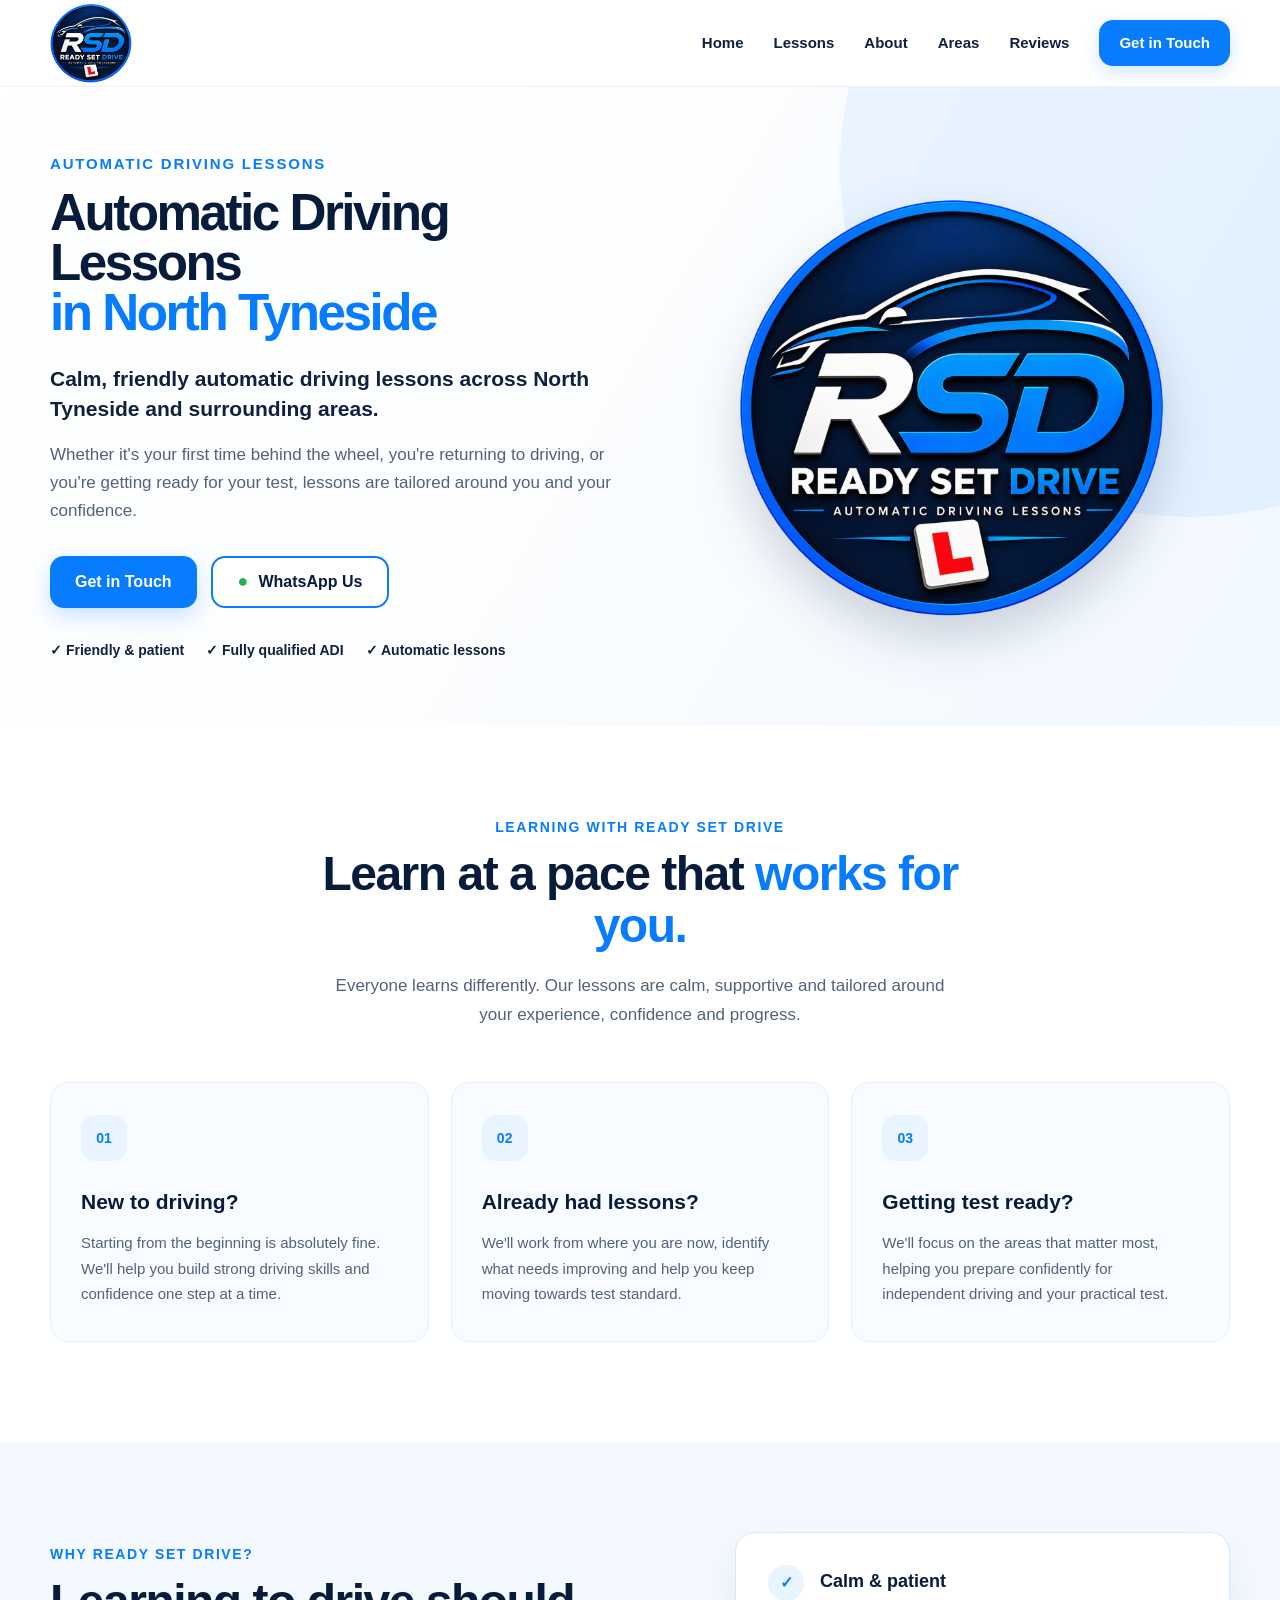
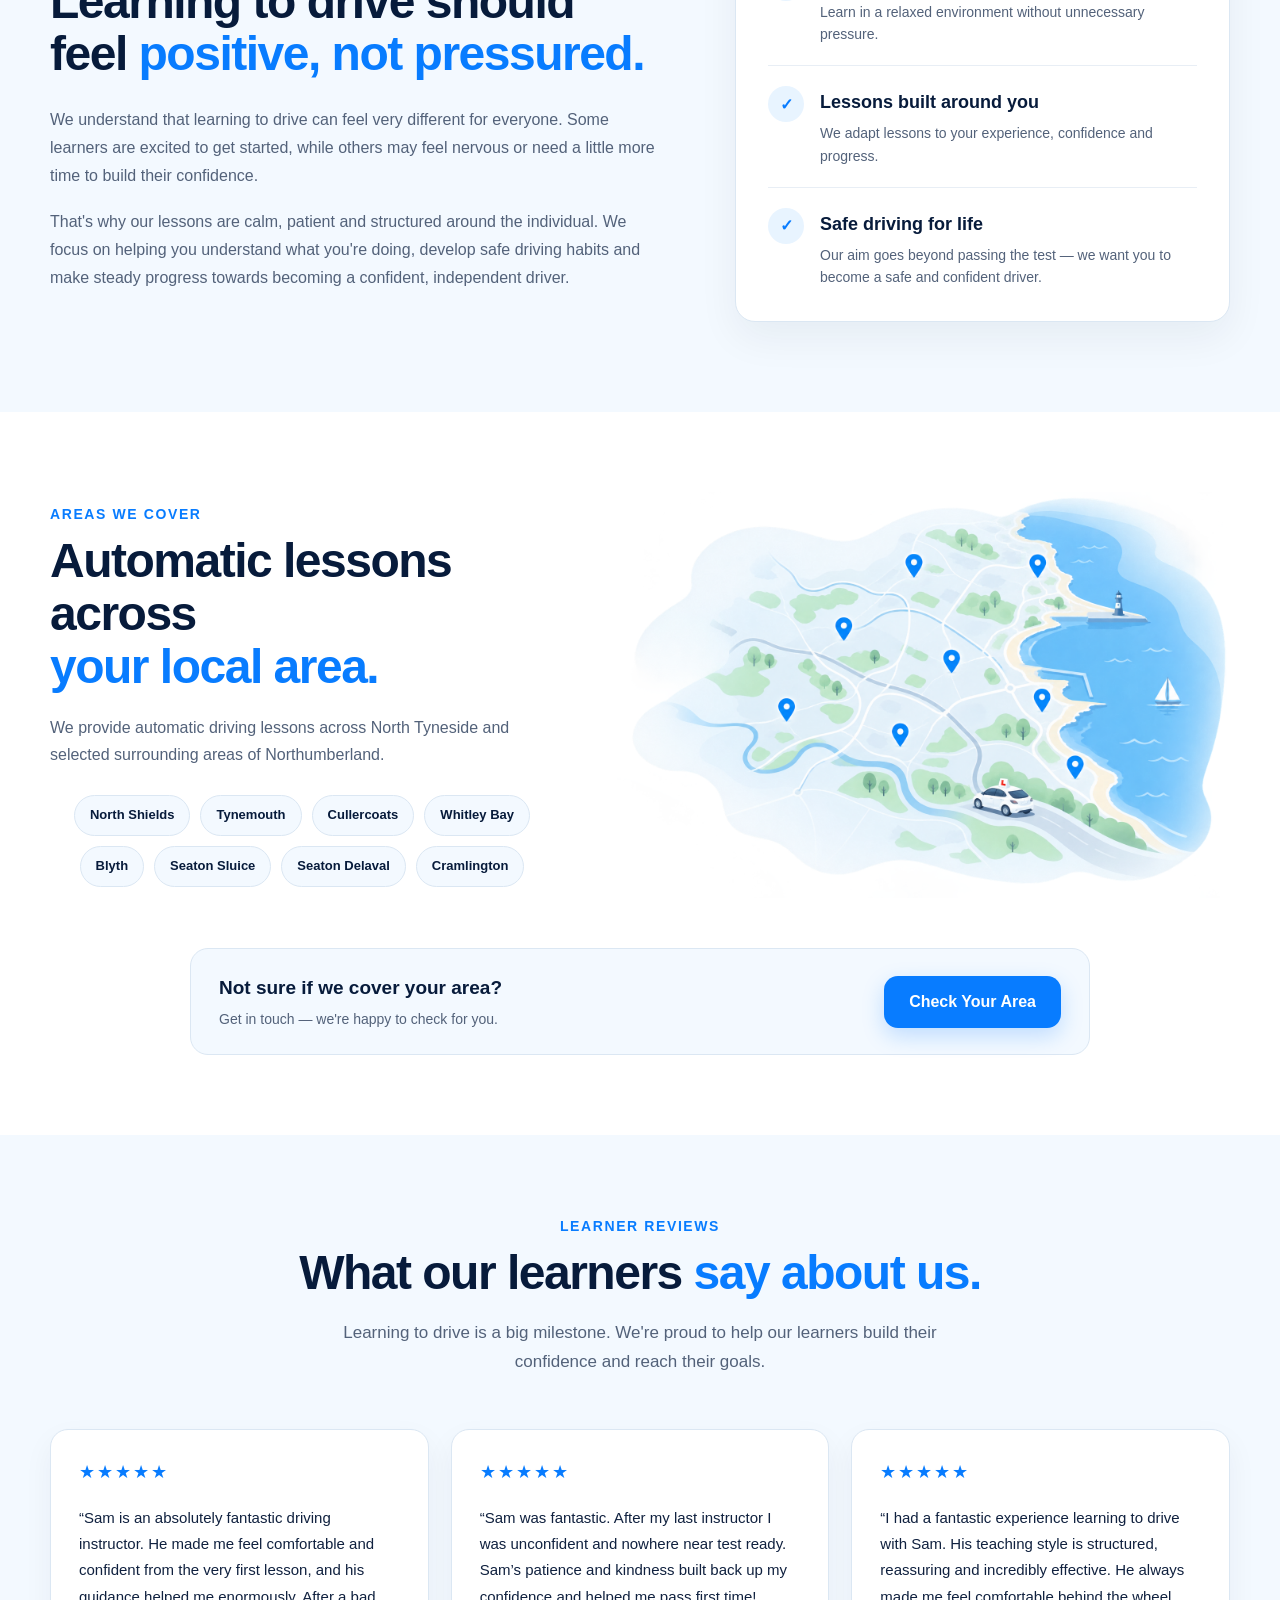
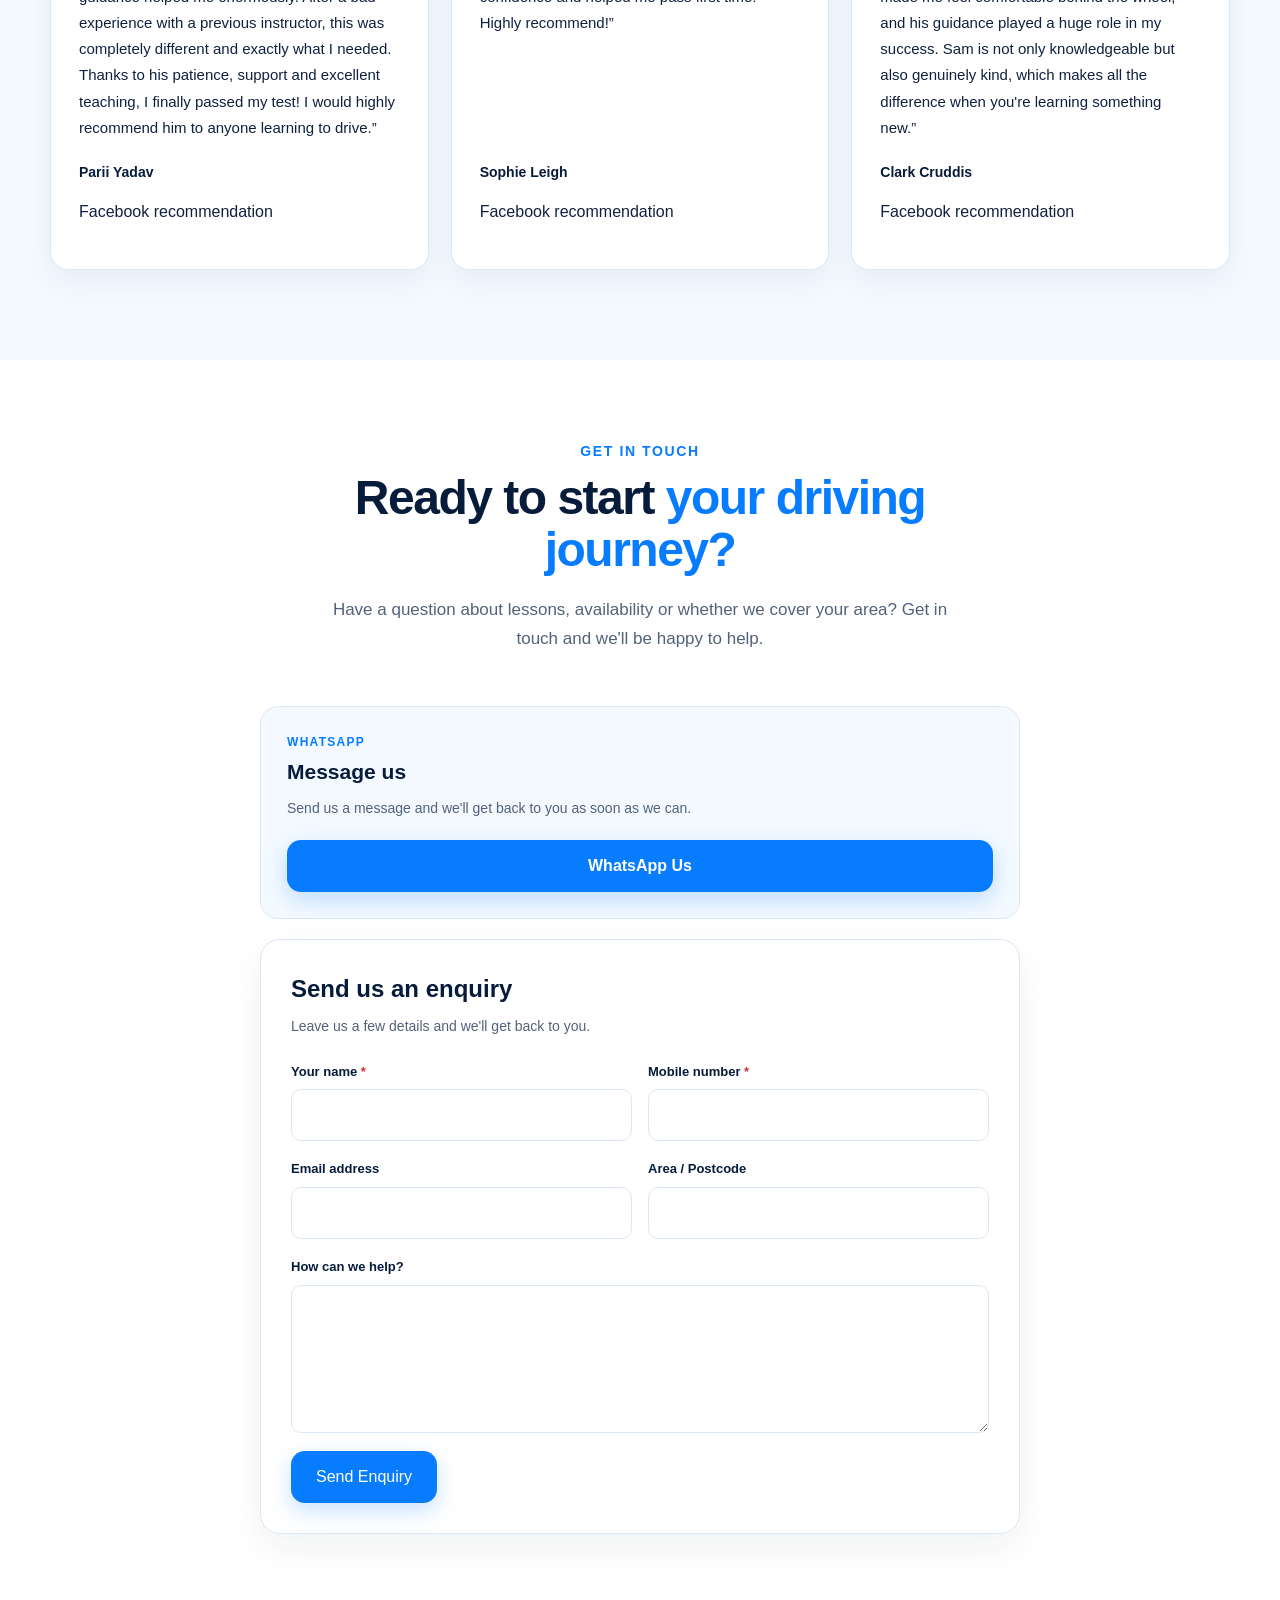
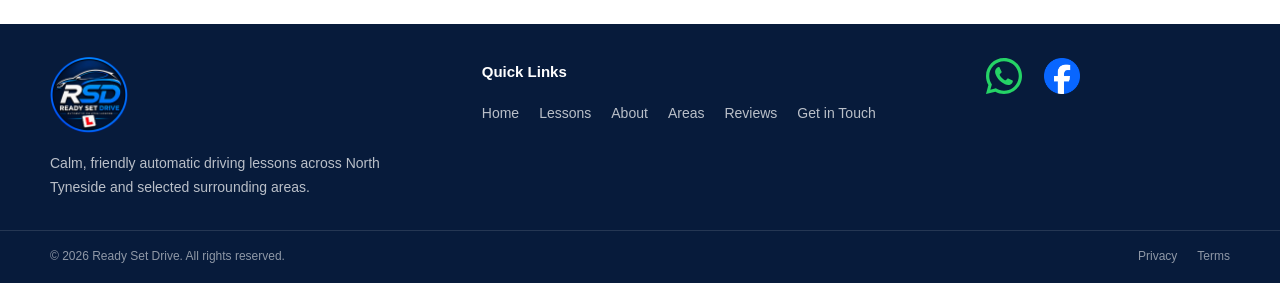
<file: index.html>
<!DOCTYPE html>
<html lang="en">
<head>
  <meta charset="UTF-8">
  <meta name="viewport" content="width=device-width, initial-scale=1.0">

  <title>Automatic Driving Lessons North Tyneside | Ready Set Drive</title>

  <meta
    name="description"
    content="Friendly, professional automatic driving lessons in North Tyneside, Whitley Bay, North Shields and surrounding areas. Beginners and nervous learners welcome."
  >
  <link rel="stylesheet" href="css/style.css">
</head>

<body>

  <!-- ========================================
       HEADER
  ========================================= -->
  <header class="site-header">
    <div class="container header-inner">

      <a href="#home" class="logo-link" aria-label="Ready Set Drive home">
        <img
          src="images/ReadySetDriveWebLogo.png"
          alt="Ready Set Drive"
          class="site-logo"
        >
      </a>

      <button
        class="mobile-menu-toggle"
        type="button"
        aria-label="Open navigation menu"
        aria-expanded="false"
        >
        <span></span>
        <span></span>
        <span></span>
      </button>

      <nav class="main-nav" aria-label="Main navigation">
        <a href="#home">Home</a>
        <a href="#lessons">Lessons</a>
        <a href="#about">About</a>
        <a href="#areas">Areas</a>
        <a href="#reviews">Reviews</a>
        <a href="#contact" class="nav-contact">Get in Touch</a>
      </nav>

    </div>
  </header>


  <!-- ========================================
       HERO
  ========================================= -->
  <main>

    <section id="home" class="hero">

      <div class="container hero-inner">

        <div class="hero-content">

            <p class="hero-eyebrow">
                Automatic Driving Lessons
            </p>

            <h1>
                Automatic Driving Lessons
                <span>in North Tyneside</span>
            </h1>

            <p class="hero-intro">
                Calm, friendly automatic driving lessons across
                North Tyneside and surrounding areas.
            </p>

            <p class="hero-description">
                Whether it's your first time behind the wheel, you're returning
                to driving, or you're getting ready for your test, lessons are
                tailored around you and your confidence.
            </p>

            <div class="hero-actions">

                <a href="#contact" class="btn btn-primary">
                Get in Touch
                </a>

                <a href="#contact" class="btn btn-whatsapp">
                <span class="whatsapp-icon">●</span>
                WhatsApp Us
                </a>

            </div>

            <div class="hero-features">
                <span>✓ Friendly &amp; patient</span>
                <span>✓ Fully qualified ADI</span>
                <span>✓ Automatic lessons</span>
            </div>

        </div>


        <div class="hero-visual" aria-hidden="true">

            <div class="logo-glow"></div>

            <!--
            <div class="road-swoosh road-swoosh-one"></div>
            <div class="road-swoosh road-swoosh-two"></div>
            -->

            <div class="hero-brand">
                <img
                src="images/ReadySetDriveWebLogo.png"
                alt=""
                >
            </div>

        </div>

      </div>

    </section>

    <!-- ========================================
            LEARNING WITH READY SET DRIVE
        ========================================= -->

        <section id="lessons" class="learning-section">

        <div class="container">

            <div class="section-heading">
            <p class="section-eyebrow">Learning with Ready Set Drive</p>

            <h2>
                Learn at a pace that
                <span>works for you.</span>
            </h2>

            <p>
                Everyone learns differently. Our lessons are calm, supportive
                and tailored around your experience, confidence and progress.
            </p>
            </div>


            <div class="learning-grid">

            <article class="learning-card">
                <div class="learning-icon">01</div>

                <h3>New to driving?</h3>

                <p>
                Starting from the beginning is absolutely fine. We'll help
                you build strong driving skills and confidence one step at
                a time.
                </p>
            </article>


            <article class="learning-card">
                <div class="learning-icon">02</div>

                <h3>Already had lessons?</h3>

                <p>
                We'll work from where you are now, identify what needs
                improving and help you keep moving towards test standard.
                </p>
            </article>


            <article class="learning-card">
                <div class="learning-icon">03</div>

                <h3>Getting test ready?</h3>

                <p>
                We'll focus on the areas that matter most, helping you
                prepare confidently for independent driving and your
                practical test.
                </p>
            </article>

            </div>

        </div>

    </section>

    <!-- ========================================
            ABOUT READY SET DRIVE
        ========================================= -->

        <section id="about" class="about-section">

        <div class="container about-inner">

            <div class="about-content">

            <p class="section-eyebrow">
                Why Ready Set Drive?
            </p>

            <h2>
                Learning to drive should feel
                <span>positive, not pressured.</span>
            </h2>

            <p>
                We understand that learning to drive can feel very different
                for everyone. Some learners are excited to get started, while
                others may feel nervous or need a little more time to build
                their confidence.
            </p>

            <p>
                That's why our lessons are calm, patient and structured around
                the individual. We focus on helping you understand what you're
                doing, develop safe driving habits and make steady progress
                towards becoming a confident, independent driver.
            </p>

            </div>


            <div class="about-highlights">

            <div class="about-highlight">
                <span class="highlight-mark">✓</span>

                <div>
                <h3>Calm &amp; patient</h3>
                <p>
                    Learn in a relaxed environment without unnecessary pressure.
                </p>
                </div>
            </div>


            <div class="about-highlight">
                <span class="highlight-mark">✓</span>

                <div>
                <h3>Lessons built around you</h3>
                <p>
                    We adapt lessons to your experience, confidence and progress.
                </p>
                </div>
            </div>


            <div class="about-highlight">
                <span class="highlight-mark">✓</span>

                <div>
                <h3>Safe driving for life</h3>
                <p>
                    Our aim goes beyond passing the test — we want you to become
                    a safe and confident driver.
                </p>
                </div>
            </div>

            </div>

        </div>

    </section>

    <!-- ========================================
            AREAS WE COVER
        ========================================= -->

        <section id="areas" class="areas-section">

        <div class="container">

            <div class="areas-main">

            <div class="areas-content">

                <p class="section-eyebrow">
                Areas We Cover
                </p>

                <h2>
                Automatic lessons across
                <span>your local area.</span>
                </h2>

                <p class="areas-intro">
                We provide automatic driving lessons across North Tyneside
                and selected surrounding areas of Northumberland.
                </p>

                <div class="areas-list" aria-label="Areas covered">
                <span>North Shields</span>
                <span>Tynemouth</span>
                <span>Cullercoats</span>
                <span>Whitley Bay</span>
                <span>Blyth</span>
                <span>Seaton Sluice</span>
                <span>Seaton Delaval</span>
                <span>Cramlington</span>
                </div>

            </div>


            <div class="areas-visual">
                <img
                src="images/AreasMap.png"
                alt="Illustration showing the local areas covered by Ready Set Drive"
                >
            </div>

            </div>


            <div class="areas-check">

            <div class="areas-check-text">
                <h3>Not sure if we cover your area?</h3>

                <p>
                Get in touch — we're happy to check for you.
                </p>
            </div>

            <a href="#contact" class="btn btn-primary">
                Check Your Area
            </a>

            </div>

        </div>

    </section>

    <!-- ========================================
            REVIEWS
        ========================================= -->

        <section id="reviews" class="reviews-section">

        <div class="container">

            <div class="section-heading">

            <p class="section-eyebrow">
                Learner Reviews
            </p>

            <h2>
                What our learners
                <span>say about us.</span>
            </h2>

            <p>
                Learning to drive is a big milestone. We're proud to help
                our learners build their confidence and reach their goals.
            </p>

            </div>


            <div class="reviews-grid">

                <article class="review-card">
                    <div class="review-stars" aria-label="5 out of 5 stars">★★★★★</div>

                    <p class="review-text">
                    “Sam is an absolutely fantastic driving instructor. He made me feel
                    comfortable and confident from the very first lesson, and his guidance
                    helped me enormously. After a bad experience with a previous instructor,
                    this was completely different and exactly what I needed. Thanks to his
                    patience, support and excellent teaching, I finally passed my test!
                    I would highly recommend him to anyone learning to drive.”
                    </p>

                    <p class="review-name">Parii Yadav</p>
                    <p class="review-source">Facebook recommendation</p>
                </article>

                <article class="review-card">
                    <div class="review-stars" aria-label="5 out of 5 stars">★★★★★</div>

                    <p class="review-text">
                    “Sam was fantastic. After my last instructor I was unconfident and
                    nowhere near test ready. Sam’s patience and kindness built back up my
                    confidence and helped me pass first time! Highly recommend!”
                    </p>

                    <p class="review-name">Sophie Leigh</p>
                    <p class="review-source">Facebook recommendation</p>
                </article>

                <article class="review-card">
                    <div class="review-stars" aria-label="5 out of 5 stars">★★★★★</div>

                    <p class="review-text">
                    “I had a fantastic experience learning to drive with Sam. His teaching
                    style is structured, reassuring and incredibly effective. He always made
                    me feel comfortable behind the wheel, and his guidance played a huge role
                    in my success. Sam is not only knowledgeable but also genuinely kind,
                    which makes all the difference when you're learning something new.”
                    </p>

                    <p class="review-name">Clark Cruddis</p>
                    <p class="review-source">Facebook recommendation</p>
                </article>

            </div>

    </section>

    <!-- ========================================
            CONTACT
        ========================================= -->

    <section id="contact" class="contact-section">
        <div class="container">

            <div class="section-heading">
            <p class="section-eyebrow">Get in Touch</p>

            <h2>
                Ready to start
                <span>your driving journey?</span>
            </h2>

            <p>
                Have a question about lessons, availability or whether we cover
                your area? Get in touch and we'll be happy to help.
            </p>
            </div>

            <div class="contact-grid">

            <!-- Contact options -->
            <div class="contact-options">

                <div class="contact-card contact-whatsapp">
                <div>
                    <p class="contact-label">WhatsApp</p>
                    <h3>Message us</h3>
                    <p>
                    Send us a message and we'll get back to you as soon as we can.
                    </p>
                </div>

                <a
                    href="https://wa.me/447597601595?text=Hi%2C%20I%27m%20interested%20in%20automatic%20driving%20lessons%20with%20Ready%20Set%20Drive.%20Could%20you%20please%20let%20me%20know%20about%20availability%3F"
                    class="btn btn-primary"
                    target="_blank"
                    rel="noopener"
                >
                    WhatsApp Us
                </a>
                </div>

            </div>

            <!-- Enquiry form -->
            <div class="contact-form-wrap">

                <h3>Send us an enquiry</h3>

                <p class="contact-form-intro">
                Leave us a few details and we'll get back to you.
                </p>

                <form class="contact-form">

                <!-- Web3Forms honeypot spam protection -->
                <input type="checkbox" name="botcheck" style="display: none;">

                <div class="form-row">

                    <div class="form-field">
                    <label for="contact-name">
                        Your name <span class="required">*</span>
                    </label>
                    <input
                        type="text"
                        id="contact-name"
                        name="name"
                        autocomplete="name"
                        required
                    >
                    </div>

                    <div class="form-field">
                    <label for="contact-phone">
                        Mobile number <span class="required">*</span>
                    </label>
                    <input
                        type="tel"
                        id="contact-phone"
                        name="phone"
                        autocomplete="tel"
                        required
                    >
                    </div>

                </div>

                <div class="form-row">

                    <div class="form-field">
                        <label for="contact-email">Email address</label>
                        <input
                            type="email"
                            id="contact-email"
                            name="email"
                            autocomplete="email"
                        >
                    </div>

                    <div class="form-field">
                        <label for="contact-area">Area / Postcode</label>
                        <input
                            type="text"
                            id="contact-area"
                            name="area"
                            autocomplete="postal-code"
                        >
                    </div>

                </div>

                <div class="form-field">
                    <label for="contact-message">How can we help?</label>
                    <textarea
                    id="contact-message"
                    name="message"
                    rows="5"
                    ></textarea>
                </div>

                <button type="submit" class="btn btn-primary contact-submit">
                    Send Enquiry
                </button>

                <p class="contact-form-status" role="status" aria-live="polite"></p>

                </form>

            </div>

            </div>

        </div>
    </section>

    <!-- ========================================
            CONTACT
        ========================================= -->

    <footer class="site-footer">

        <div class="container footer-main">

            <div class="footer-brand">

            <a href="#home" class="footer-logo-link" aria-label="Ready Set Drive home">
                <img
                src="images/ReadySetDriveWebLogo.png"
                alt="Ready Set Drive"
                class="footer-logo"
                >
            </a>

            <p class="footer-description">
                Calm, friendly automatic driving lessons across North Tyneside
                and selected surrounding areas.
            </p>

            </div>


            <div class="footer-links">

            <h3>Quick Links</h3>

            <nav aria-label="Footer navigation">
                <a href="#home">Home</a>
                <a href="#lessons">Lessons</a>
                <a href="#about">About</a>
                <a href="#areas">Areas</a>
                <a href="#reviews">Reviews</a>
                <a href="#contact">Get in Touch</a>
            </nav>

            </div>


            <!-- Footer social and contact links -->
            <div class="footer-social">

                <a
                    href="https://wa.me/447597601595?text=Hi%2C%20I%27m%20interested%20in%20automatic%20driving%20lessons%20with%20Ready%20Set%20Drive.%20Could%20you%20please%20let%20me%20know%20about%20availability%3F"
                    target="_blank"
                    rel="noopener noreferrer"
                    aria-label="Contact Ready Set Drive on WhatsApp (opens in a new tab)"
                >
                    <img src="images/whatsapp.svg" alt="" class="footer-social-icon">
                </a>

                <a
                    href="https://www.facebook.com/ReadySetDriveNE"
                    target="_blank"
                    rel="noopener noreferrer"
                    aria-label="Visit Ready Set Drive on Facebook (opens in a new tab)"
                >
                    <img src="images/facebook.png" alt="" class="footer-social-icon">
                </a>

            </div>

        </div>


        <div class="footer-bottom">

            <div class="container footer-bottom-inner">

            <p>
                &copy; 2026 Ready Set Drive. All rights reserved.
            </p>

            <div class="footer-legal">
                <a href="privacy.html">Privacy</a>
                <a href="terms.html">Terms</a>
            </div>

            </div>

        </div>

    </footer>

  </main>


  <script src="js/main.js"></script>

</body>
</html>
</file>
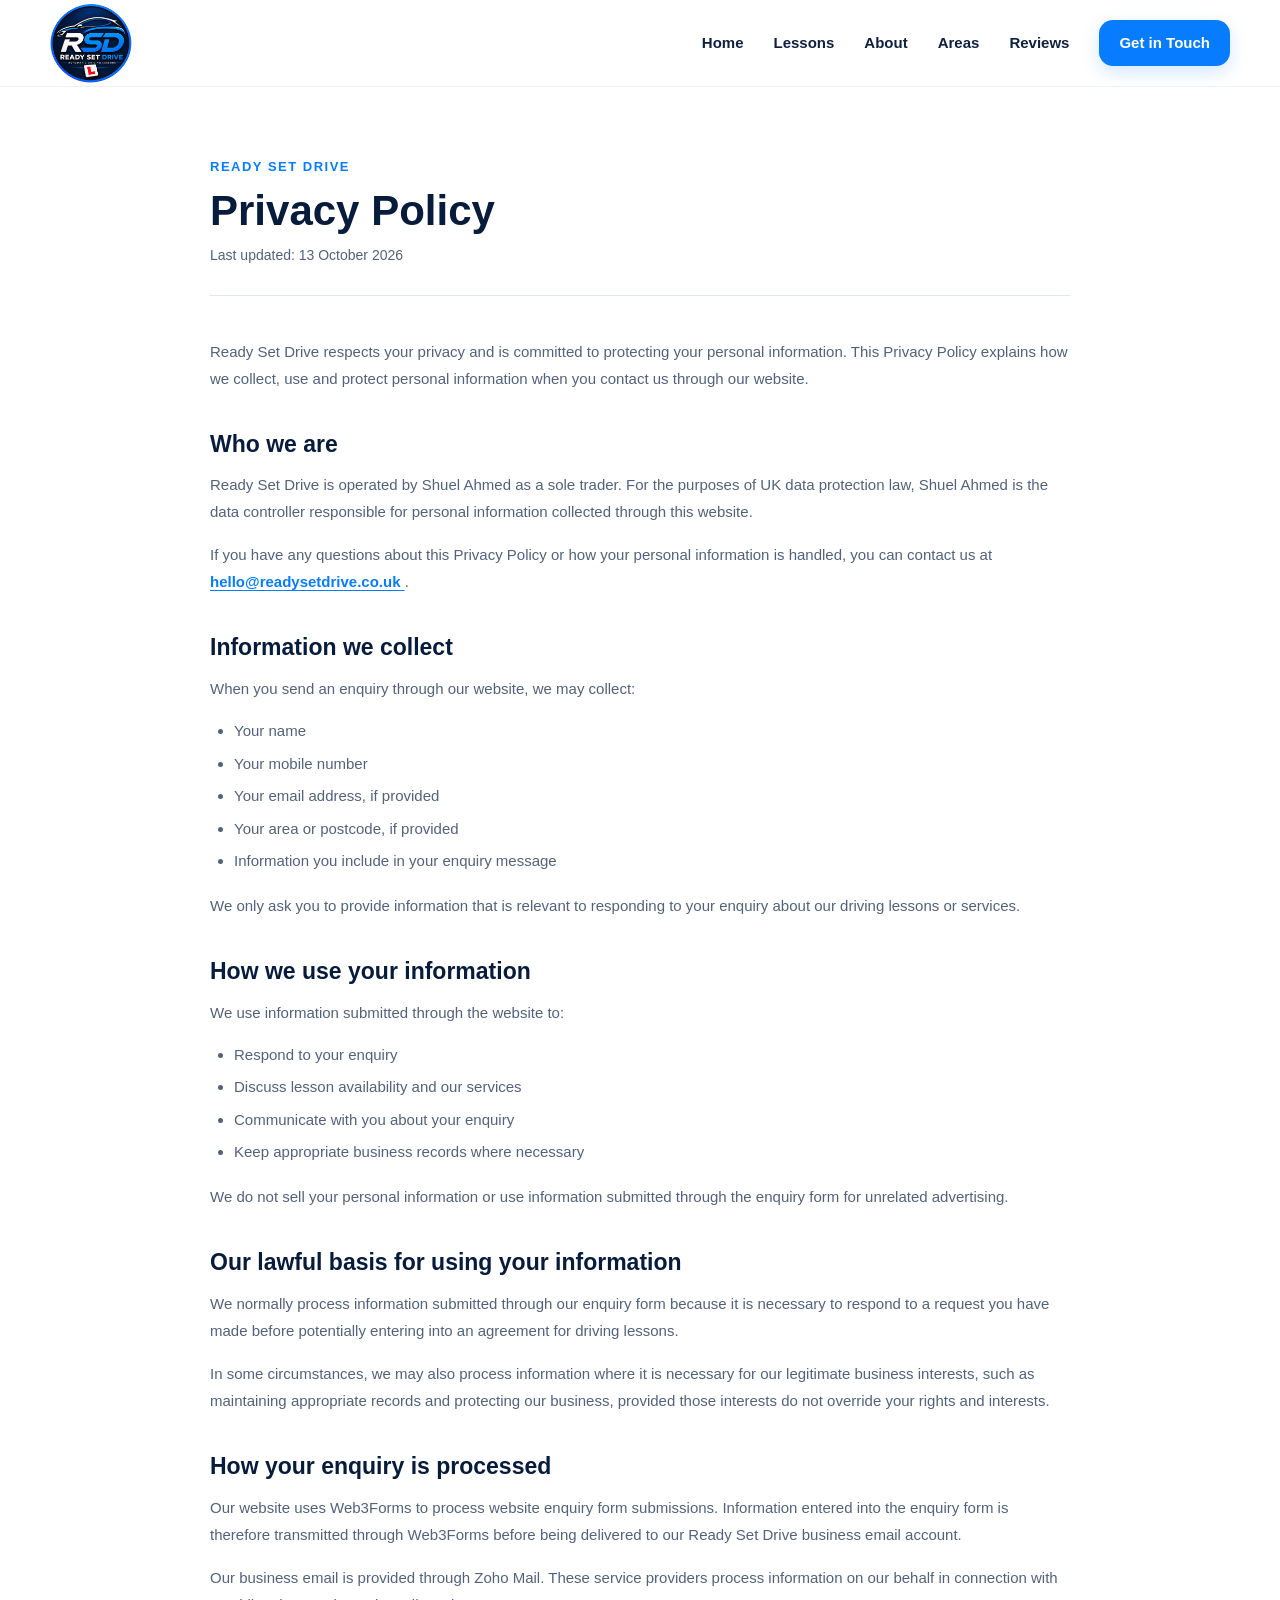
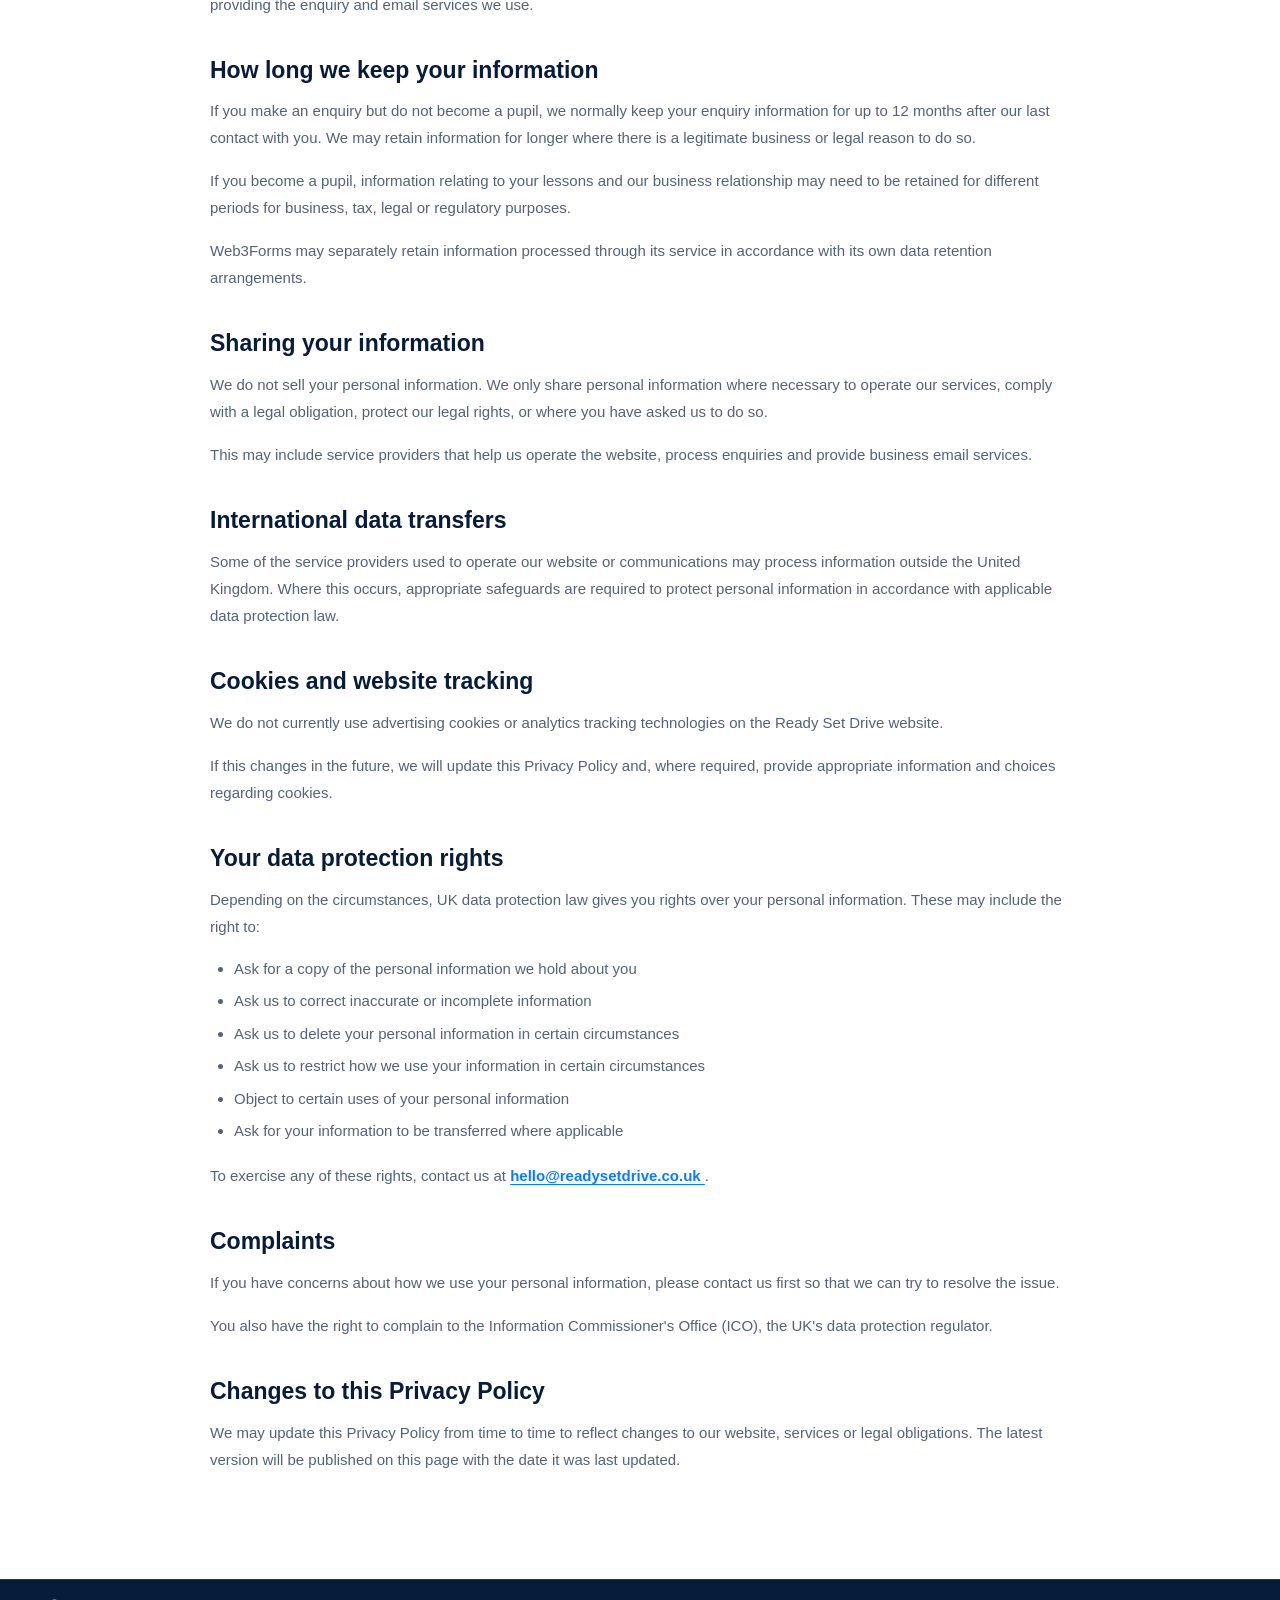
<file: privacy.html>
<!DOCTYPE html>
<html lang="en">

<head>
  <meta charset="UTF-8">
  <meta name="viewport" content="width=device-width, initial-scale=1.0">

  <title>Privacy Policy | Ready Set Drive</title>

  <meta
    name="description"
    content="Privacy Policy for the Ready Set Drive website and website enquiries."
  >

  <link rel="stylesheet" href="css/style.css">
</head>

<body>

  <!-- ========================================
       HEADER
  ========================================= -->
  <header class="site-header">
    <div class="container header-inner">

      <a href="index.html#home" class="logo-link" aria-label="Ready Set Drive home">
        <img
          src="images/ReadySetDriveWebLogo.png"
          alt="Ready Set Drive"
          class="site-logo"
        >
      </a>

      <nav class="main-nav" aria-label="Main navigation">
        <a href="index.html#home">Home</a>
        <a href="index.html#lessons">Lessons</a>
        <a href="index.html#about">About</a>
        <a href="index.html#areas">Areas</a>
        <a href="index.html#reviews">Reviews</a>
        <a href="index.html#contact" class="nav-contact">Get in Touch</a>
      </nav>

    </div>
  </header>


  <!-- ========================================
       PRIVACY POLICY
  ========================================= -->
  <main class="legal-page">

    <div class="container legal-container">

      <header class="legal-header">
        <p class="legal-eyebrow">Ready Set Drive</p>
        <h1>Privacy Policy</h1>
        <p class="legal-updated">Last updated: 13 October 2026</p>
      </header>

      <div class="legal-content">

        <p>
          Ready Set Drive respects your privacy and is committed to protecting
          your personal information. This Privacy Policy explains how we collect,
          use and protect personal information when you contact us through our
          website.
        </p>

        <section>
          <h2>Who we are</h2>

          <p>
            Ready Set Drive is operated by Shuel Ahmed as a sole trader.
            For the purposes of UK data protection law, Shuel Ahmed is the
            data controller responsible for personal information collected
            through this website.
          </p>

          <p>
            If you have any questions about this Privacy Policy or how your
            personal information is handled, you can contact us at
            <a href="mailto:hello@readysetdrive.co.uk">
              hello@readysetdrive.co.uk
            </a>.
          </p>
        </section>

        <section>
          <h2>Information we collect</h2>

          <p>
            When you send an enquiry through our website, we may collect:
          </p>

          <ul>
            <li>Your name</li>
            <li>Your mobile number</li>
            <li>Your email address, if provided</li>
            <li>Your area or postcode, if provided</li>
            <li>Information you include in your enquiry message</li>
          </ul>

          <p>
            We only ask you to provide information that is relevant to
            responding to your enquiry about our driving lessons or services.
          </p>
        </section>

        <section>
          <h2>How we use your information</h2>

          <p>
            We use information submitted through the website to:
          </p>

          <ul>
            <li>Respond to your enquiry</li>
            <li>Discuss lesson availability and our services</li>
            <li>Communicate with you about your enquiry</li>
            <li>Keep appropriate business records where necessary</li>
          </ul>

          <p>
            We do not sell your personal information or use information
            submitted through the enquiry form for unrelated advertising.
          </p>
        </section>

        <section>
          <h2>Our lawful basis for using your information</h2>

          <p>
            We normally process information submitted through our enquiry form
            because it is necessary to respond to a request you have made before
            potentially entering into an agreement for driving lessons.
          </p>

          <p>
            In some circumstances, we may also process information where it is
            necessary for our legitimate business interests, such as maintaining
            appropriate records and protecting our business, provided those
            interests do not override your rights and interests.
          </p>
        </section>

        <section>
          <h2>How your enquiry is processed</h2>

          <p>
            Our website uses Web3Forms to process website enquiry form
            submissions. Information entered into the enquiry form is therefore
            transmitted through Web3Forms before being delivered to our
            Ready Set Drive business email account.
          </p>

          <p>
            Our business email is provided through Zoho Mail. These service
            providers process information on our behalf in connection with
            providing the enquiry and email services we use.
          </p>
        </section>

        <section>
          <h2>How long we keep your information</h2>

          <p>
            If you make an enquiry but do not become a pupil, we normally keep
            your enquiry information for up to 12 months after our last contact
            with you. We may retain information for longer where there is a
            legitimate business or legal reason to do so.
          </p>

          <p>
            If you become a pupil, information relating to your lessons and our
            business relationship may need to be retained for different periods
            for business, tax, legal or regulatory purposes.
          </p>

          <p>
            Web3Forms may separately retain information processed through its
            service in accordance with its own data retention arrangements.
          </p>
        </section>

        <section>
          <h2>Sharing your information</h2>

          <p>
            We do not sell your personal information. We only share personal
            information where necessary to operate our services, comply with a
            legal obligation, protect our legal rights, or where you have asked
            us to do so.
          </p>

          <p>
            This may include service providers that help us operate the website,
            process enquiries and provide business email services.
          </p>
        </section>

        <section>
          <h2>International data transfers</h2>

          <p>
            Some of the service providers used to operate our website or
            communications may process information outside the United Kingdom.
            Where this occurs, appropriate safeguards are required to protect
            personal information in accordance with applicable data protection
            law.
          </p>
        </section>

        <section>
          <h2>Cookies and website tracking</h2>

          <p>
            We do not currently use advertising cookies or analytics tracking
            technologies on the Ready Set Drive website.
          </p>

          <p>
            If this changes in the future, we will update this Privacy Policy
            and, where required, provide appropriate information and choices
            regarding cookies.
          </p>
        </section>

        <section>
          <h2>Your data protection rights</h2>

          <p>
            Depending on the circumstances, UK data protection law gives you
            rights over your personal information. These may include the right
            to:
          </p>

          <ul>
            <li>Ask for a copy of the personal information we hold about you</li>
            <li>Ask us to correct inaccurate or incomplete information</li>
            <li>Ask us to delete your personal information in certain circumstances</li>
            <li>Ask us to restrict how we use your information in certain circumstances</li>
            <li>Object to certain uses of your personal information</li>
            <li>Ask for your information to be transferred where applicable</li>
          </ul>

          <p>
            To exercise any of these rights, contact us at
            <a href="mailto:hello@readysetdrive.co.uk">
              hello@readysetdrive.co.uk
            </a>.
          </p>
        </section>

        <section>
          <h2>Complaints</h2>

          <p>
            If you have concerns about how we use your personal information,
            please contact us first so that we can try to resolve the issue.
          </p>

          <p>
            You also have the right to complain to the Information
            Commissioner's Office (ICO), the UK's data protection regulator.
          </p>
        </section>

        <section>
          <h2>Changes to this Privacy Policy</h2>

          <p>
            We may update this Privacy Policy from time to time to reflect
            changes to our website, services or legal obligations. The latest
            version will be published on this page with the date it was last
            updated.
          </p>
        </section>

      </div>

    </div>

  </main>


  <!-- ========================================
       FOOTER
  ========================================= -->
  <footer class="site-footer">

    <div class="footer-bottom">

      <div class="container footer-bottom-inner">

        <p>
          &copy; 2026 Ready Set Drive. All rights reserved.
        </p>

        <div class="footer-legal">
          <a href="privacy.html">Privacy</a>
          <a href="terms.html">Terms</a>
        </div>

      </div>

    </div>

  </footer>

</body>
</html>
</file>
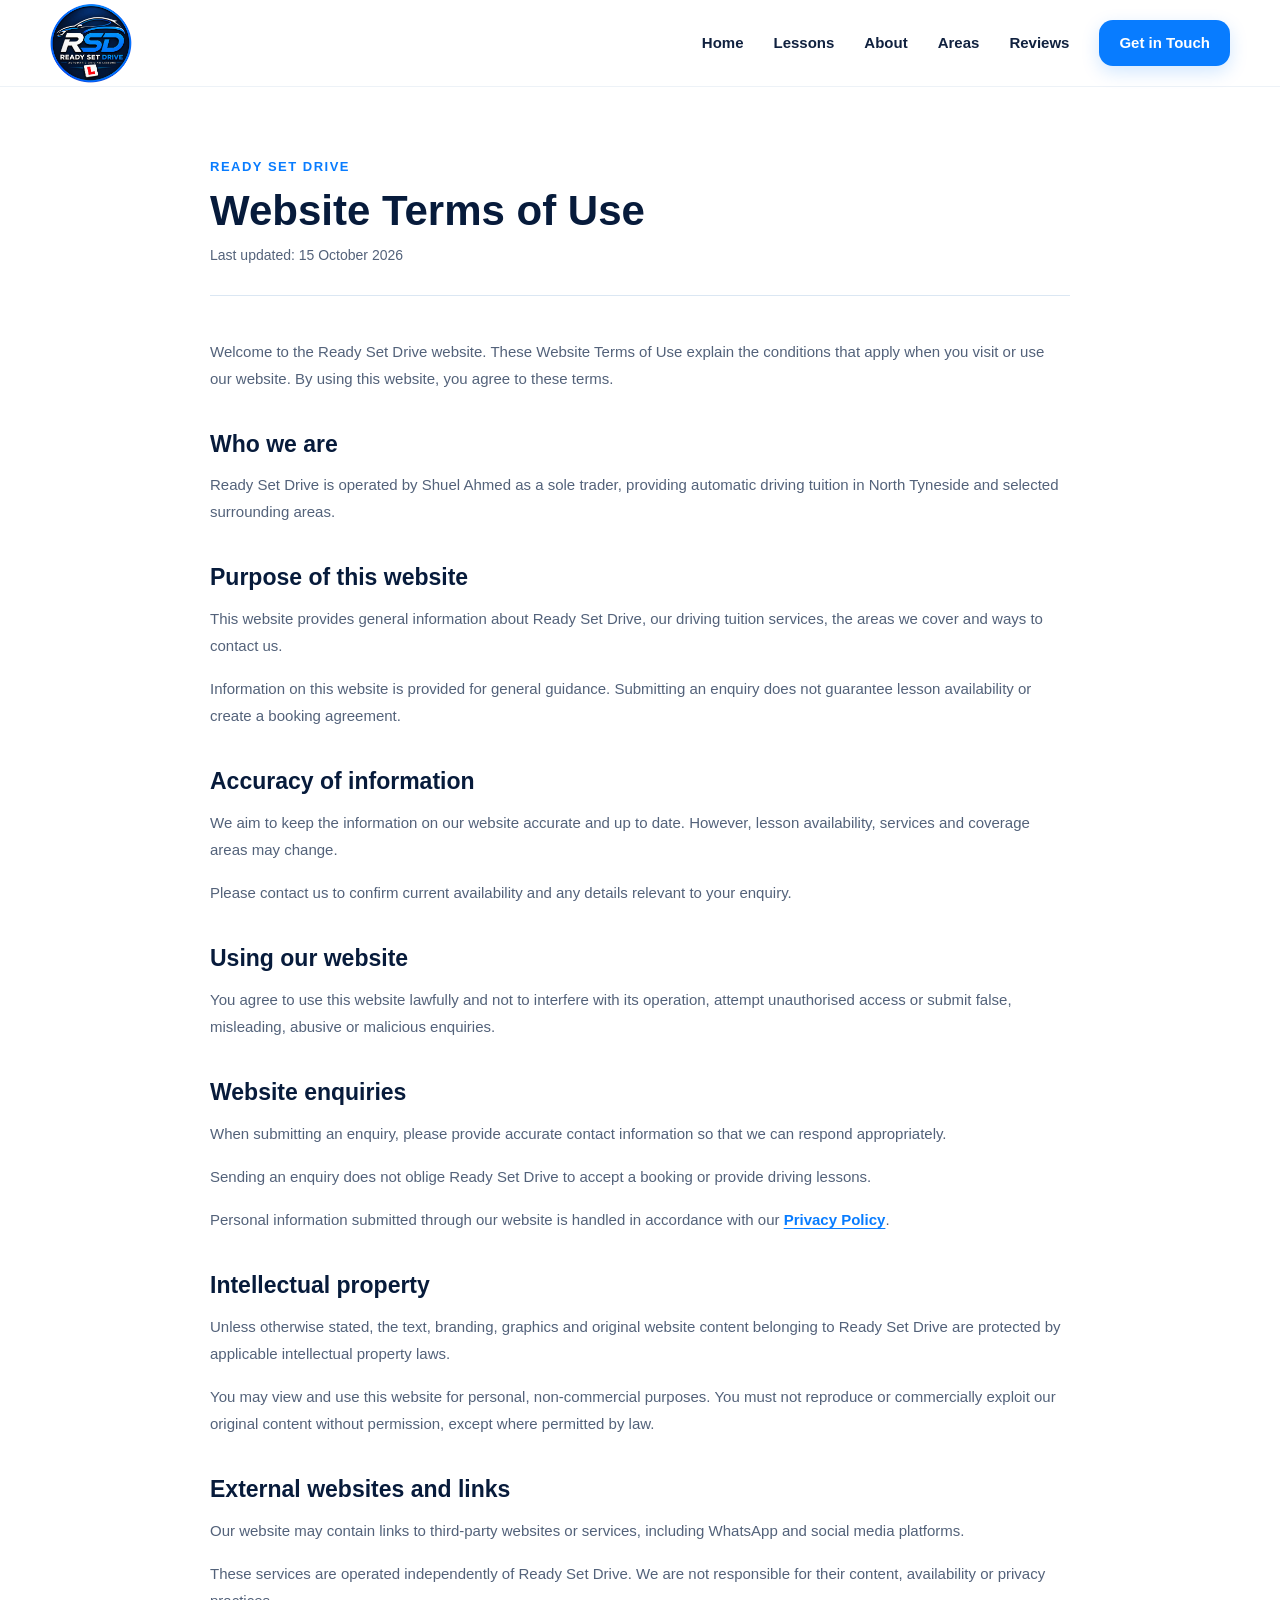
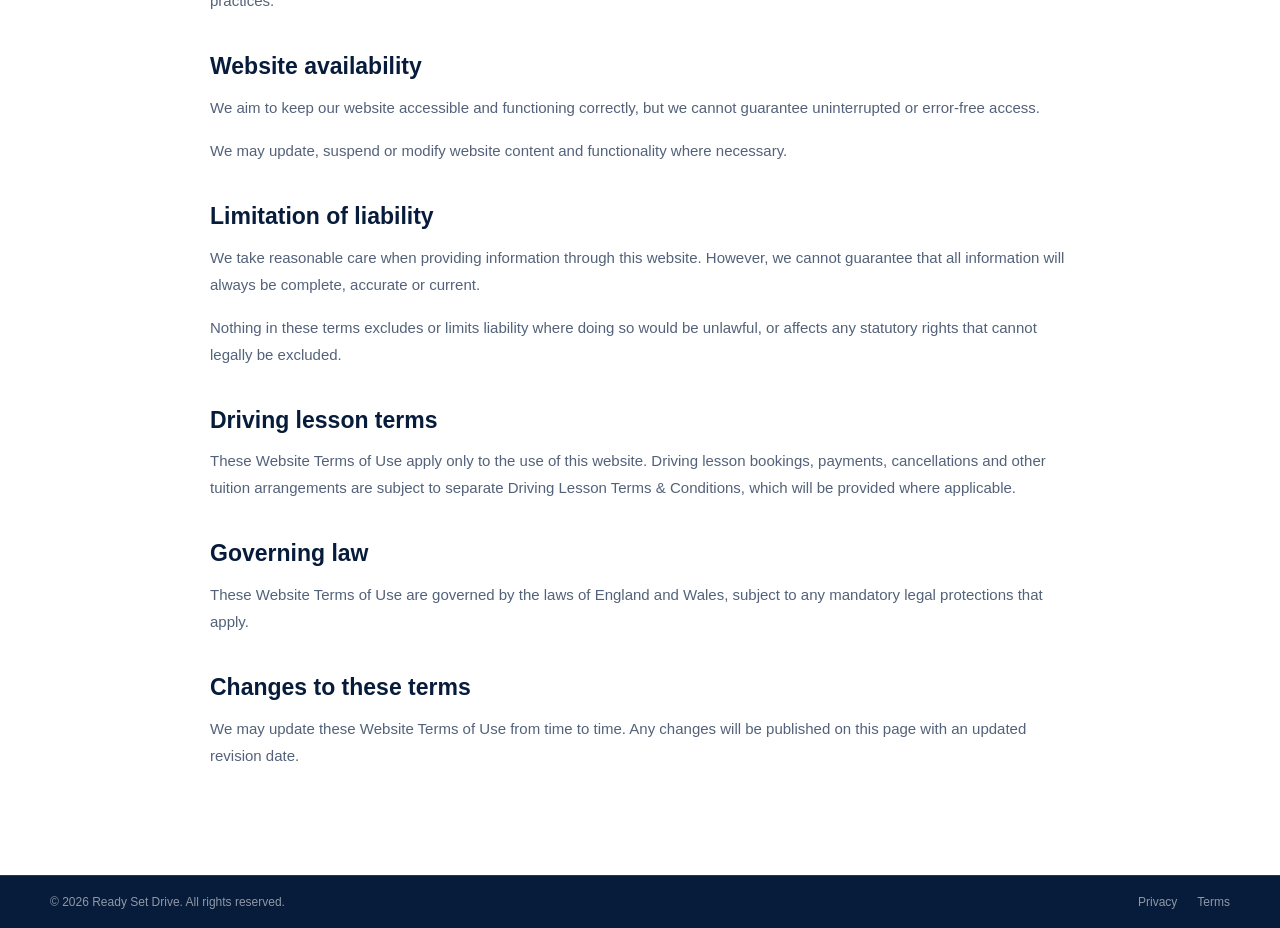
<file: terms.html>
<!DOCTYPE html>
<html lang="en">

<head>
  <meta charset="UTF-8">
  <meta name="viewport" content="width=device-width, initial-scale=1.0">

  <title>Website Terms of Use | Ready Set Drive</title>

  <meta
    name="description"
    content="Website Terms of Use for the Ready Set Drive website."
  >

  <link rel="stylesheet" href="css/style.css">
</head>

<body>

  <!-- ========================================
       HEADER
  ========================================= -->
  <header class="site-header">
    <div class="container header-inner">

      <a href="index.html#home" class="logo-link" aria-label="Ready Set Drive home">
        <img
          src="images/ReadySetDriveWebLogo.png"
          alt="Ready Set Drive"
          class="site-logo"
        >
      </a>

      <nav class="main-nav" aria-label="Main navigation">
        <a href="index.html#home">Home</a>
        <a href="index.html#lessons">Lessons</a>
        <a href="index.html#about">About</a>
        <a href="index.html#areas">Areas</a>
        <a href="index.html#reviews">Reviews</a>
        <a href="index.html#contact" class="nav-contact">Get in Touch</a>
      </nav>

    </div>
  </header>

  <!-- ========================================
      WEBSITE TERMS OF USE
  ======================================== -->
  <main class="legal-page">

    <div class="container legal-container">

      <header class="legal-header">
        <p class="legal-eyebrow">Ready Set Drive</p>
        <h1>Website Terms of Use</h1>
        <p class="legal-updated">Last updated: 15 October 2026</p>
      </header>

      <div class="legal-content">

        <p>
          Welcome to the Ready Set Drive website. These Website Terms of Use
          explain the conditions that apply when you visit or use our website.
          By using this website, you agree to these terms.
        </p>

        <section>
          <h2>Who we are</h2>
          <p>
            Ready Set Drive is operated by Shuel Ahmed as a sole trader,
            providing automatic driving tuition in North Tyneside and
            selected surrounding areas.
          </p>
        </section>

        <section>
          <h2>Purpose of this website</h2>
          <p>
            This website provides general information about Ready Set Drive,
            our driving tuition services, the areas we cover and ways to
            contact us.
          </p>
          <p>
            Information on this website is provided for general guidance.
            Submitting an enquiry does not guarantee lesson availability
            or create a booking agreement.
          </p>
        </section>

        <section>
          <h2>Accuracy of information</h2>
          <p>
            We aim to keep the information on our website accurate and
            up to date. However, lesson availability, services and coverage
            areas may change.
          </p>
          <p>
            Please contact us to confirm current availability and any
            details relevant to your enquiry.
          </p>
        </section>

        <section>
          <h2>Using our website</h2>
          <p>
            You agree to use this website lawfully and not to interfere
            with its operation, attempt unauthorised access or submit
            false, misleading, abusive or malicious enquiries.
          </p>
        </section>

        <section>
          <h2>Website enquiries</h2>
          <p>
            When submitting an enquiry, please provide accurate contact
            information so that we can respond appropriately.
          </p>
          <p>
            Sending an enquiry does not oblige Ready Set Drive to accept
            a booking or provide driving lessons.
          </p>
          <p>
            Personal information submitted through our website is handled
            in accordance with our
            <a href="privacy.html">Privacy Policy</a>.
          </p>
        </section>

        <section>
          <h2>Intellectual property</h2>
          <p>
            Unless otherwise stated, the text, branding, graphics and
            original website content belonging to Ready Set Drive are
            protected by applicable intellectual property laws.
          </p>
          <p>
            You may view and use this website for personal,
            non-commercial purposes. You must not reproduce or
            commercially exploit our original content without permission,
            except where permitted by law.
          </p>
        </section>

        <section>
          <h2>External websites and links</h2>
          <p>
            Our website may contain links to third-party websites or
            services, including WhatsApp and social media platforms.
          </p>
          <p>
            These services are operated independently of Ready Set Drive.
            We are not responsible for their content, availability or
            privacy practices.
          </p>
        </section>

        <section>
          <h2>Website availability</h2>
          <p>
            We aim to keep our website accessible and functioning
            correctly, but we cannot guarantee uninterrupted or
            error-free access.
          </p>
          <p>
            We may update, suspend or modify website content and
            functionality where necessary.
          </p>
        </section>

        <section>
          <h2>Limitation of liability</h2>
          <p>
            We take reasonable care when providing information through
            this website. However, we cannot guarantee that all
            information will always be complete, accurate or current.
          </p>
          <p>
            Nothing in these terms excludes or limits liability where
            doing so would be unlawful, or affects any statutory rights
            that cannot legally be excluded.
          </p>
        </section>

        <section>
          <h2>Driving lesson terms</h2>
          <p>
            These Website Terms of Use apply only to the use of this
            website. Driving lesson bookings, payments, cancellations
            and other tuition arrangements are subject to separate
            Driving Lesson Terms &amp; Conditions, which will be
            provided where applicable.
          </p>
        </section>

        <section>
          <h2>Governing law</h2>
          <p>
            These Website Terms of Use are governed by the laws of
            England and Wales, subject to any mandatory legal
            protections that apply.
          </p>
        </section>

        <section>
          <h2>Changes to these terms</h2>
          <p>
            We may update these Website Terms of Use from time to time.
            Any changes will be published on this page with an updated
            revision date.
          </p>
        </section>

      </div>

    </div>

  </main>



  <!-- ========================================
       FOOTER
  ========================================= -->
  <footer class="site-footer">

    <div class="footer-bottom">

      <div class="container footer-bottom-inner">

        <p>
          &copy; 2026 Ready Set Drive. All rights reserved.
        </p>

        <div class="footer-legal">
          <a href="privacy.html">Privacy</a>
          <a href="terms.html">Terms</a>
        </div>

      </div>

    </div>

  </footer>

</body>
</html>
</file>
<file: css/style.css>
/* ========================================
   READY SET DRIVE WEBSITE
   Version 1
======================================== */

:root {
  --rsd-blue: #087cff;
  --rsd-blue-dark: #006be6;
  --rsd-navy: #071b3b;
  --rsd-text: #10213f;
  --rsd-muted: #53627a;
  --rsd-light-blue: #f3f9ff;
  --rsd-border: #dbe7f3;
  --white: #ffffff;
}


/* ========================================
   RESET / BASE
======================================== */

* {
  box-sizing: border-box;
}

html {
  scroll-behavior: smooth;
}

section {
  scroll-margin-top: 100px;
}

body {
  margin: 0;
  font-family: Arial, Helvetica, sans-serif;
  color: var(--rsd-text);
  background: var(--white);
  line-height: 1.6;
}

img {
  display: block;
  max-width: 100%;
}

a {
  color: inherit;
  text-decoration: none;
}

.container {
  width: min(1180px, calc(100% - 40px));
  margin: 0 auto;
}


/* ========================================
   HEADER
======================================== */

.site-header {
  position: sticky;
  top: 0;
  z-index: 20;
  background: rgba(255, 255, 255, 0.97);
  border-bottom: 1px solid #edf2f7;
}

.header-inner {
  min-height: 86px;
  display: flex;
  align-items: center;
  justify-content: space-between;
}

.logo-link {
  display: flex;
  align-items: center;
}

.site-logo {
  width: 82px;
  height: 82px;
  object-fit: contain;
}

.main-nav {
  display: flex;
  align-items: center;
  gap: 30px;
  font-size: 15px;
  font-weight: 700;
}

.main-nav a {
  transition: color 0.2s ease;
}

.main-nav a:hover {
  color: var(--rsd-blue);
}

.nav-contact {
  padding: 11px 20px;
  border-radius: 14px;
  background: var(--rsd-blue);
  color: var(--white) !important;
  box-shadow: 0 6px 18px rgba(8, 124, 255, 0.18);
}


/* ========================================
   HERO
======================================== */

.hero {
  position: relative;
  overflow: hidden;
  background:
    linear-gradient(
      120deg,
      #ffffff 0%,
      #fbfdff 48%,
      #f1f8ff 100%
    );
}

.hero::before {
  content: "";
  position: absolute;
  width: 700px;
  height: 700px;
  right: -260px;
  top: -270px;
  border-radius: 50%;
  background: rgba(8, 124, 255, 0.07);
}

.hero-inner {
  position: relative;
  z-index: 2;

  min-height: 600px;

  display: grid;
  grid-template-columns: 1fr 0.95fr;
  align-items: center;
  gap: 40px;

  padding-top: 65px;
  padding-bottom: 65px;
}


/* ========================================
   HERO CONTENT
======================================== */

.hero-content {
  position: relative;
  z-index: 5;
  max-width: 650px;
}

.hero-eyebrow {
  margin: 0 0 12px;

  color: var(--rsd-blue);

  font-size: 15px;
  font-weight: 800;
  text-transform: uppercase;
  letter-spacing: 1.8px;
}

.hero h1 {
  margin: 0;

  color: var(--rsd-navy);

  font-size: clamp(38px, 4vw, 56px);
  line-height: 0.98;
  letter-spacing: -2.5px;
}

.hero h1 span {
  display: block;
  color: var(--rsd-blue);
}

.hero-intro {
  max-width: 620px;
  margin: 25px 0 0;

  color: var(--rsd-text);

  font-size: 21px;
  line-height: 1.45;
  font-weight: 700;
}

.hero-description {
  max-width: 580px;
  margin: 17px 0 0;

  color: var(--rsd-muted);

  font-size: 17px;
  line-height: 1.65;
}


/* ========================================
   HERO BUTTONS
======================================== */

.hero-actions {
  display: flex;
  flex-wrap: wrap;
  gap: 14px;

  margin-top: 30px;
}

.btn {
  min-height: 52px;
  padding: 0 25px;

  display: inline-flex;
  align-items: center;
  justify-content: center;
  gap: 10px;

  border-radius: 14px;

  font-weight: 700;

  transition:
    transform 0.2s ease,
    box-shadow 0.2s ease;
}

.btn:hover {
  transform: translateY(-2px);
}

.btn-primary {
  color: var(--white);
  background: var(--rsd-blue);

  box-shadow:
    0 8px 22px rgba(8, 124, 255, 0.22);
}

.btn-whatsapp {
  color: var(--rsd-navy);
  background: var(--white);

  border: 2px solid var(--rsd-blue);
}

.whatsapp-icon {
  color: #20b15a;
  font-size: 18px;
}


/* ========================================
   HERO FEATURES
======================================== */

.hero-features {
  display: flex;
  flex-wrap: wrap;
  gap: 22px;

  margin-top: 31px;

  color: var(--rsd-text);

  font-size: 14px;
  font-weight: 700;
}


/* ========================================
   HERO VISUAL
======================================== */

.hero-visual {
  position: relative;

  height: 470px;

  display: flex;
  align-items: center;
  justify-content: center;
}

/* ========================================
   HERO BRAND
======================================== */

.hero-brand {
  position: relative;
  z-index: 5;
  width: min(430px, 88%);
}

.hero-brand img {
  width: 100%;
  height: auto;

  filter:
    drop-shadow(0 24px 25px rgba(7, 27, 59, 0.18));
}

.logo-glow {
  position: absolute;

  width: 420px;
  height: 420px;

  border-radius: 50%;

  background:
    radial-gradient(
      circle,
      rgba(8, 124, 255, 0.16) 0%,
      rgba(8, 124, 255, 0.06) 45%,
      transparent 72%
    );

  filter: blur(5px);
}

/* ========================================
   BLUE ROAD / MOTION EFFECT
======================================== */

.road-swoosh {
  position: absolute;

  border-radius: 50%;

  transform: rotate(-12deg);
}

.road-swoosh-one {
  width: 650px;
  height: 190px;

  left: -70px;
  bottom: 25px;

  border-bottom: 24px solid rgba(8, 124, 255, 0.17);
}

.road-swoosh-two {
  width: 600px;
  height: 160px;

  left: -40px;
  bottom: 35px;

  border-bottom: 7px solid rgba(8, 124, 255, 0.55);
}

/* ========================================
   LEARNING SECTION
======================================== */

.learning-section {
  padding: 90px 0 100px;
  background: #ffffff;
}

.section-heading {
  max-width: 700px;
  margin: 0 auto 52px;
  text-align: center;
}

.section-eyebrow {
  margin: 0 0 10px;

  color: var(--rsd-blue);

  font-size: 14px;
  font-weight: 800;
  text-transform: uppercase;
  letter-spacing: 1.6px;
}

.section-heading h2 {
  margin: 0;

  color: var(--rsd-navy);

  font-size: clamp(34px, 4vw, 48px);
  line-height: 1.08;
  letter-spacing: -1.5px;
}

.section-heading h2 span {
  color: var(--rsd-blue);
}

.section-heading > p:last-child {
  max-width: 620px;
  margin: 20px auto 0;

  color: var(--rsd-muted);

  font-size: 17px;
  line-height: 1.7;
}


/* ========================================
   LEARNING CARDS
======================================== */

.learning-grid {
  display: grid;
  grid-template-columns: repeat(3, 1fr);
  gap: 22px;
}

.learning-card {
  padding: 32px 30px 34px;

  background: #f8fbff;

  border: 1px solid #e4eef8;
  border-radius: 18px;
}

.learning-icon {
  width: 46px;
  height: 46px;

  display: flex;
  align-items: center;
  justify-content: center;

  margin-bottom: 24px;

  border-radius: 14px;

  color: var(--rsd-blue);
  background: #e8f4ff;

  font-size: 14px;
  font-weight: 800;
}

.learning-card h3 {
  margin: 0 0 12px;

  color: var(--rsd-navy);

  font-size: 21px;
}

.learning-card p {
  margin: 0;

  color: var(--rsd-muted);

  font-size: 15px;
  line-height: 1.7;
}

/* ========================================
   ABOUT READY SET DRIVE
======================================== */

.about-section {
  padding: 90px 0;
  background: var(--rsd-light-blue);
}

.about-inner {
  display: grid;
  grid-template-columns: 1.1fr 0.9fr;
  align-items: center;
  gap: 80px;
}

.about-content h2 {
  max-width: 620px;
  margin: 0 0 25px;

  color: var(--rsd-navy);

  font-size: clamp(34px, 4vw, 48px);
  line-height: 1.1;
  letter-spacing: -1.5px;
}

.about-content h2 span {
  color: var(--rsd-blue);
}

.about-content > p:not(.section-eyebrow) {
  max-width: 650px;
  margin: 0 0 18px;

  color: var(--rsd-muted);

  font-size: 16px;
  line-height: 1.75;
}


/* ========================================
   ABOUT HIGHLIGHTS
======================================== */

.about-highlights {
  padding: 32px;

  background: var(--white);

  border: 1px solid var(--rsd-border);
  border-radius: 20px;

  box-shadow: 0 16px 40px rgba(7, 27, 59, 0.06);
}

.about-highlight {
  display: flex;
  align-items: flex-start;
  gap: 16px;

  padding: 20px 0;

  border-bottom: 1px solid #e8eef5;
}

.about-highlight:first-child {
  padding-top: 0;
}

.about-highlight:last-child {
  padding-bottom: 0;
  border-bottom: 0;
}

.highlight-mark {
  flex: 0 0 36px;

  width: 36px;
  height: 36px;

  display: flex;
  align-items: center;
  justify-content: center;

  border-radius: 50%;

  color: var(--rsd-blue);
  background: #e8f4ff;

  font-size: 16px;
  font-weight: 800;
}

.about-highlight h3 {
  margin: 2px 0 5px;

  color: var(--rsd-navy);

  font-size: 18px;
}

.about-highlight p {
  margin: 0;

  color: var(--rsd-muted);

  font-size: 14px;
  line-height: 1.6;
}

/* ========================================
   AREAS WE COVER
======================================== */

.areas-section {
  padding: 75px 0;
  background: var(--white);
}

.areas-inner {
  text-align: center;
}

.areas-heading {
  max-width: 700px;
  margin: 0 auto;
}

.areas-heading h2 {
  margin: 0;

  color: var(--rsd-navy);

  font-size: clamp(34px, 4vw, 48px);
  line-height: 1.1;
  letter-spacing: -1.5px;
}

.areas-heading h2 span {
  color: var(--rsd-blue);
}

.areas-heading > p:last-child {
  max-width: 620px;
  margin: 18px auto 0;

  color: var(--rsd-muted);

  font-size: 16px;
  line-height: 1.7;
}


/* ========================================
   AREA LIST
======================================== */

.areas-list {
  max-width: 850px;

  display: flex;
  flex-wrap: wrap;
  justify-content: center;
  gap: 12px;

  margin: 34px auto 0;
}

.areas-list span {
  padding: 10px 17px;

  color: var(--rsd-navy);
  background: var(--rsd-light-blue);

  border: 1px solid var(--rsd-border);
  border-radius: 50px;

  font-size: 14px;
  font-weight: 700;
}

.areas-note {
  margin: 27px 0 0;

  color: var(--rsd-muted);

  font-size: 14px;
}

.areas-note a {
  color: var(--rsd-blue);
  font-weight: 700;
}

.areas-note a:hover {
  text-decoration: underline;
}

/* ========================================
   AREAS WE COVER
======================================== */

.areas-section {
  padding: 80px 0;
  background: var(--white);
}

.areas-main {
  display: grid;
  grid-template-columns: 0.9fr 1.1fr;
  align-items: center;
  gap: 60px;
}


/* ========================================
   AREAS CONTENT
======================================== */

.areas-content h2 {
  max-width: 570px;
  margin: 0;

  color: var(--rsd-navy);

  font-size: clamp(34px, 4vw, 48px);
  line-height: 1.1;
  letter-spacing: -1.5px;
}

.areas-content h2 span {
  display: block;
  color: var(--rsd-blue);
}

.areas-intro {
  max-width: 560px;
  margin: 20px 0 0;

  color: var(--rsd-muted);

  font-size: 16px;
  line-height: 1.7;
}


/* ========================================
   AREA LIST
======================================== */

.areas-list {
  display: flex;
  flex-wrap: wrap;
  gap: 10px;

  margin-top: 27px;
}

.areas-list span {
  padding: 9px 15px;

  color: var(--rsd-navy);
  background: var(--rsd-light-blue);

  border: 1px solid var(--rsd-border);
  border-radius: 50px;

  font-size: 13px;
  font-weight: 700;
}


/* ========================================
   AREAS ILLUSTRATION
======================================== */

.areas-visual {
  display: flex;
  align-items: center;
  justify-content: center;
}

.areas-visual img {
  width: 100%;
  max-width: 610px;
  height: auto;
}


/* ========================================
   CHECK YOUR AREA
======================================== */

.areas-check {
  max-width: 900px;

  display: flex;
  align-items: center;
  justify-content: space-between;
  gap: 30px;

  margin: 50px auto 0;
  padding: 24px 28px;

  background: var(--rsd-light-blue);

  border: 1px solid var(--rsd-border);
  border-radius: 18px;
}

.areas-check h3 {
  margin: 0 0 4px;

  color: var(--rsd-navy);

  font-size: 19px;
}

.areas-check p {
  margin: 0;

  color: var(--rsd-muted);

  font-size: 14px;
}

/* ========================================
   REVIEWS
======================================== */

.reviews-section {
  padding: 80px 0 90px;
  background: var(--rsd-light-blue);
}

.reviews-grid {
  display: grid;
  grid-template-columns: repeat(3, 1fr);
  gap: 22px;
}

.review-card {
  display: flex;
  flex-direction: column;
  padding: 28px;

  background: var(--white);

  border: 1px solid var(--rsd-border);
  border-radius: 18px;

  box-shadow: 0 12px 30px rgba(7, 27, 59, 0.05);
}

.review-stars {
  margin-bottom: 18px;

  color: var(--rsd-blue);

  font-size: 18px;
  letter-spacing: 2px;
}

.review-text {
  margin: 0;

  color: var(--rsd-text);

  font-size: 15px;
  line-height: 1.75;
}

.review-name {
  margin: auto 0 0;
  padding-top: 20px;

  color: var(--rsd-navy);

  font-size: 14px;
  font-weight: 800;
}

/* =========================================
   CONTACT
========================================= */

.contact-section {
  padding: 80px 0 90px;
  background: var(--white);
}

.contact-grid {
  display: grid;
  grid-template-columns: 1fr;
  gap: 20px;
  max-width: 760px;
  margin: 0 auto;
}

.contact-options {
  display: flex;
  flex-direction: column;
  gap: 18px;
}

.contact-card {
  padding: 26px;
  background: var(--rsd-light-blue);
  border: 1px solid var(--rsd-border);
  border-radius: 18px;
}

.contact-card h3 {
  margin: 3px 0 8px;
  color: var(--rsd-navy);
  font-size: 21px;
}

.contact-card p:not(.contact-label) {
  margin: 0 0 20px;
  color: var(--rsd-muted);
  font-size: 14px;
  line-height: 1.65;
}

.contact-label {
  margin: 0;
  color: var(--rsd-blue);
  font-size: 12px;
  font-weight: 800;
  text-transform: uppercase;
  letter-spacing: 1.3px;
}

.contact-whatsapp .btn {
  width: 100%;
}

/* Contact form */

.contact-form-wrap {
  padding: 30px;
  background: var(--white);
  border: 1px solid var(--rsd-border);
  border-radius: 20px;
  box-shadow: 0 14px 35px rgba(7, 27, 59, .06);
}

.contact-form-wrap h3 {
  margin: 0;
  color: var(--rsd-navy);
  font-size: 24px;
}

.contact-form-intro {
  margin: 7px 0 24px;
  color: var(--rsd-muted);
  font-size: 14px;
}

.contact-form {
  display: flex;
  flex-direction: column;
  gap: 18px;
}

.form-row {
  display: grid;
  grid-template-columns: 1fr 1fr;
  gap: 16px;
}

.form-field {
  display: flex;
  flex-direction: column;
  gap: 7px;
}

.form-field label {
  color: var(--rsd-navy);
  font-size: 13px;
  font-weight: 700;
}

.form-field input,
.form-field textarea {
  width: 100%;
  padding: 13px 14px;
  color: var(--rsd-text);
  background: #ffffff;
  border: 1px solid var(--rsd-border);
  border-radius: 10px;
  font: inherit;
  font-size: 15px;
}

.form-field textarea {
  resize: vertical;
  min-height: 120px;
}

.form-field input:focus,
.form-field textarea:focus {
  outline: none;
  border-color: var(--rsd-blue);
  box-shadow: 0 0 0 3px rgba(8, 124, 255, .10);
}

.contact-submit {
  align-self: flex-start;
  border: 0;
  cursor: pointer;
  font: inherit;
}

.required {
    color: #d32f2f;
    font-weight: 700;
}

.contact-form-status {
  display: none;
  margin: 0;
  padding: 12px 14px;
  border-radius: 10px;
  font-size: 14px;
  font-weight: 700;
  line-height: 1.5;
}

.contact-form-status.success {
  display: block;
  color: #166534;
  background: #f0fdf4;
  border: 1px solid #bbf7d0;
}

.contact-form-status.error {
  display: block;
  color: #991b1b;
  background: #fef2f2;
  border: 1px solid #fecaca;
}

/* =========================================
   LEGAL PAGES
   Privacy Policy / Terms
   ========================================= */

.legal-page {
  padding: 70px 0 90px;
  background: var(--white);
}

.legal-container {
  max-width: 860px;
}

.legal-header {
  margin-bottom: 42px;
  padding-bottom: 28px;
  border-bottom: 1px solid var(--rsd-border);
}

.legal-eyebrow {
  margin: 0 0 8px;
  color: var(--rsd-blue);
  font-size: 13px;
  font-weight: 800;
  text-transform: uppercase;
  letter-spacing: 1.5px;
}

.legal-header h1 {
  margin: 0 0 8px;
  color: var(--rsd-navy);
  font-size: 42px;
  line-height: 1.2;
}

.legal-updated {
  margin: 0;
  color: var(--rsd-muted);
  font-size: 14px;
}

.legal-content {
  color: var(--rsd-text);
}

.legal-content section {
  margin-top: 38px;
}

.legal-content h2 {
  margin: 0 0 12px;
  color: var(--rsd-navy);
  font-size: 23px;
  line-height: 1.3;
}

.legal-content p {
  margin: 0 0 16px;
  color: var(--rsd-muted);
  font-size: 15px;
  line-height: 1.8;
}

.legal-content ul {
  margin: 0 0 18px;
  padding-left: 24px;
  color: var(--rsd-muted);
}

.legal-content li {
  margin-bottom: 7px;
  font-size: 15px;
  line-height: 1.7;
}

.legal-content a {
  color: var(--rsd-blue);
  font-weight: 700;
  text-decoration: underline;
  text-underline-offset: 3px;
}

.legal-content a:hover {
  color: var(--rsd-blue-dark);
}

/* ========================================
   FOOTER SOCIAL ICONS
   ======================================== */

.footer-social {
    display: flex;
    flex-direction: row;
    align-items: center;
    gap: 18px;
}

.footer-social a {
    display: inline-flex;
    align-items: center;
    justify-content: center;
    width: 40px;
    height: 40px;
    transition: transform 0.2s ease;
}

.footer-social a:hover {
    transform: translateY(-3px);
}

.footer-social-icon {
    display: block;
    width: 36px;
    height: 36px;
    object-fit: contain;
}

/* =========================================
   FOOTER
   ========================================= */

.site-footer {
  color: #ffffff;
  background: var(--rsd-navy);
}

.footer-main {
  display: grid;
  grid-template-columns: 1.1fr 1.3fr .7fr;
  align-items: start;
  gap: 45px;
  padding-top: 32px;
  padding-bottom: 30px;
}

.footer-logo {
  width: 78px;
  height: 78px;
  object-fit: contain;
}

.footer-description {
  max-width: 340px;
  margin: 18px 0 0;
  color: rgba(255, 255, 255, .72);
  font-size: 14px;
  line-height: 1.7;
}

.footer-links h3,
.footer-contact h3 {
  margin: 4px 0 18px;
  color: #ffffff;
  font-size: 15px;
}

.footer-links nav,
.footer-contact {
  display: flex;
  flex-direction: column;
  align-items: flex-start;
}

.footer-links nav {
  flex-direction: row;
  flex-wrap: wrap;
  gap: 10px 20px;
}

.footer-contact {
  gap: 0px;
}

.footer-links a,
.footer-contact a {
  color: rgba(255, 255, 255, .72);
  font-size: 14px;
  transition: color .2s ease;
}

.footer-links a:hover,
.footer-contact a:hover,
.footer-legal a:hover {
  color: var(--rsd-blue);
}


/* Footer bottom */

.footer-bottom {
  border-top: 1px solid rgba(255, 255, 255, .12);
}

.footer-bottom-inner {
  min-height: 52px;
  display: flex;
  align-items: center;
  justify-content: space-between;
  gap: 25px;
}

.footer-bottom p {
  margin: 0;
  color: rgba(255, 255, 255, .55);
  font-size: 12px;
}

.footer-legal {
  display: flex;
  gap: 20px;
}

.footer-legal a {
  color: rgba(255, 255, 255, .55);
  font-size: 12px;
  transition: color .2s ease;
}

/* Mobile menu button */

.mobile-menu-toggle {
  display: none;
}

/* ========================================
   MOBILE
======================================== */

@media (max-width: 800px) {

  .container {
    width: min(100% - 28px, 1180px);
  }

  .header-inner {
    min-height: 76px;
  }

  .site-logo {
    width: 64px;
    height: 64px;
  }

  .header-inner {
    position: relative;
  }

  .mobile-menu-toggle {
    width: 42px;
    height: 42px;

    display: flex;
    flex-direction: column;
    align-items: center;
    justify-content: center;
    gap: 5px;

    margin-left: auto;
    padding: 0;

    background: transparent;
    border: 0;
    cursor: pointer;
  }

  .mobile-menu-toggle span {
    width: 23px;
    height: 2px;

    display: block;

    background: var(--rsd-navy);
    border-radius: 2px;
  }

  .main-nav {
    position: absolute;
    top: calc(100% + 1px);
    left: 0;
    right: 0;

    display: none;
    flex-direction: column;
    align-items: stretch;
    gap: 0;

    padding: 10px;

    background: var(--white);
    border: 1px solid var(--rsd-border);
    border-radius: 0 0 14px 14px;

    box-shadow: 0 12px 25px rgba(7, 27, 59, .10);
  }

  .main-nav.mobile-open {
    display: flex;
  }

  .main-nav a {
    display: block;
    padding: 12px 14px;
  }

  .main-nav .nav-contact {
    margin-top: 5px;
    padding: 11px 14px;
    text-align: center;
  }


  /* HERO */

  .hero-inner {
    min-height: auto;

    grid-template-columns: 1fr;
    gap: 20px;

    padding-top: 52px;
    padding-bottom: 40px;
  }

  .hero-content {
    text-align: center;
    margin: 0 auto;
  }

  .hero h1 {
    font-size: clamp(42px, 12vw, 58px);
  }

  .hero-intro {
    font-size: 19px;
  }

  .hero-actions {
    justify-content: center;
  }

  .hero-features {
    justify-content: center;
  }

  .hero-visual {
    height: 300px;
  }

  .hero-brand {
  width: min(300px, 72vw);
}

.logo-glow {
  width: 300px;
  height: 300px;
}

  .road-swoosh-one {
    left: -180px;
  }

  .road-swoosh-two {
    left: -160px;
  }


  /* ========================================
    LEARNING SECTION - MOBILE
    ======================================== */

  .learning-section {
    padding: 65px 0 70px;
  }

  .section-heading {
    margin-bottom: 35px;
  }

  .learning-grid {
    grid-template-columns: 1fr;
    gap: 16px;
  }

  .learning-card {
    padding: 26px 24px 28px;
  }

  /* ========================================
    ABOUT SECTION - MOBILE
    ======================================== */

  .about-section {
    padding: 65px 0;
  }

  .about-inner {
    grid-template-columns: 1fr;
    gap: 35px;
  }

  .about-content {
    text-align: center;
  }

  .about-content h2 {
    margin-left: auto;
    margin-right: auto;
  }

  .about-highlights {
    padding: 25px;
  }

  .about-highlight {
    text-align: left;
  }

  /* ========================================
     AREAS WE COVER - MOBILE
    ======================================== */

  .areas-section {
    padding: 60px 0;
  }

  .areas-main {
    grid-template-columns: 1fr;
    gap: 30px;
  }

  .areas-content {
    text-align: center;
  }

  .areas-content h2 {
    margin-left: auto;
    margin-right: auto;
  }

  .areas-intro {
    margin-left: auto;
    margin-right: auto;
  }

  .areas-list {
    justify-content: center;
  }

  .areas-visual img {
    max-width: 520px;
  }

  .areas-check {
    flex-direction: column;
    gap: 18px;

    margin-top: 30px;
    padding: 22px;

    text-align: center;
  }

  .areas-check .btn {
    width: 100%;
  }

  /* ========================================
     REVIEWS - MOBILE
  ======================================== */

  .reviews-section {
    padding: 60px 0 65px;
  }

  .reviews-grid {
    grid-template-columns: 1fr;
    gap: 16px;
  }

  .review-card {
    padding: 24px;
    text-align: left;
  }

  /* ========================================
     CONTACT- MOBILE
    ======================================== */

  .contact-section {
    padding: 60px 0 65px;
  }

  .contact-grid {
    grid-template-columns: 1fr;
    gap: 20px;
  }

  .contact-form-wrap {
    padding: 24px;
  }

  .form-row {
    grid-template-columns: 1fr;
  }

  .contact-submit {
    width: 100%;
  }

    /* ========================================
     FOOTER - MOBILE
    ======================================== */

  .footer-main {
    grid-template-columns: 1fr;
    gap: 24px;
    padding-top: 30px;
    padding-bottom: 28px;
  }

  .footer-logo {
    width: 72px;
    height: 72px;
  }

  .footer-description {
    max-width: 420px;
    margin-top: 8px;
  }

  .footer-links h3,
  .footer-contact h3 {
    margin-top: 0;
    margin-bottom: 10px;
  }

  .footer-links nav {
    flex-direction: row;
    flex-wrap: wrap;
    gap: 8px 18px;
  }

  .footer-bottom-inner {
    min-height: auto;
    flex-direction: column;
    align-items: flex-start;
    gap: 8px;
    padding-top: 16px;
    padding-bottom: 16px;
  }

}
</file>
